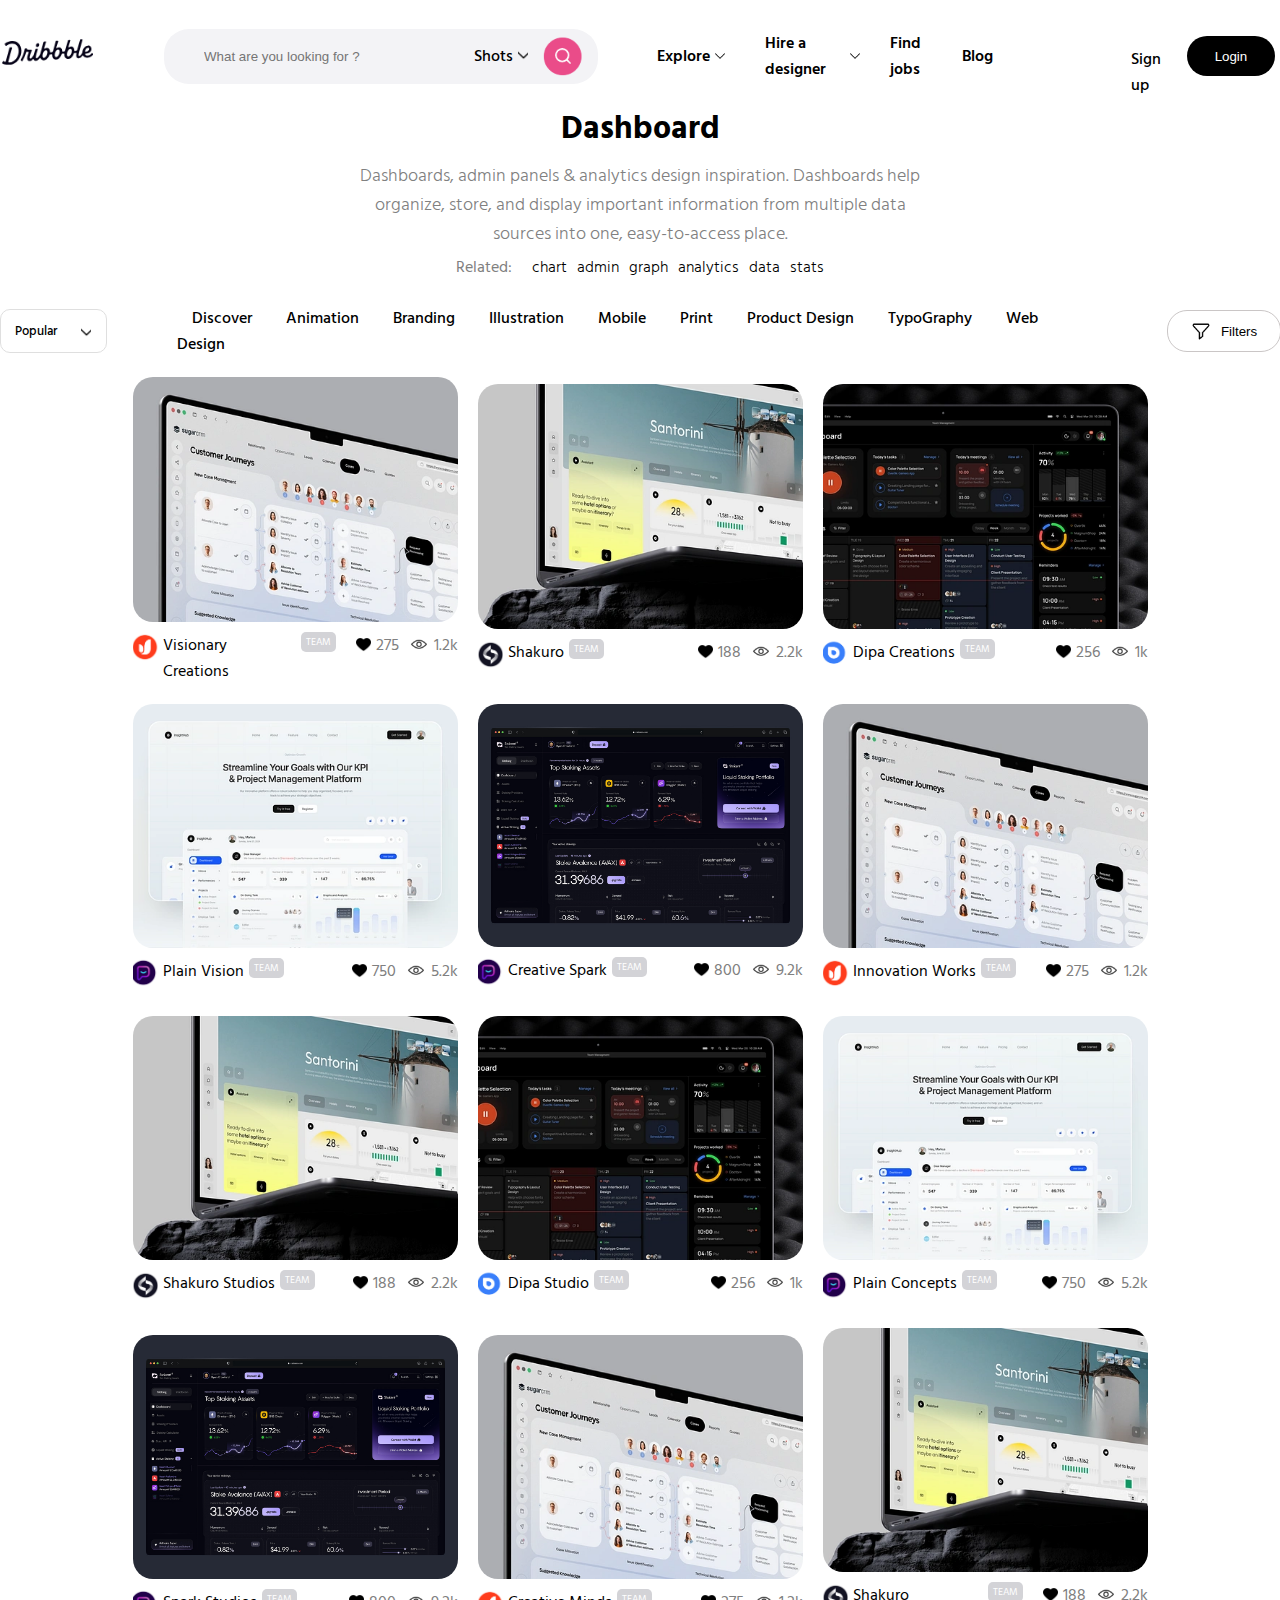
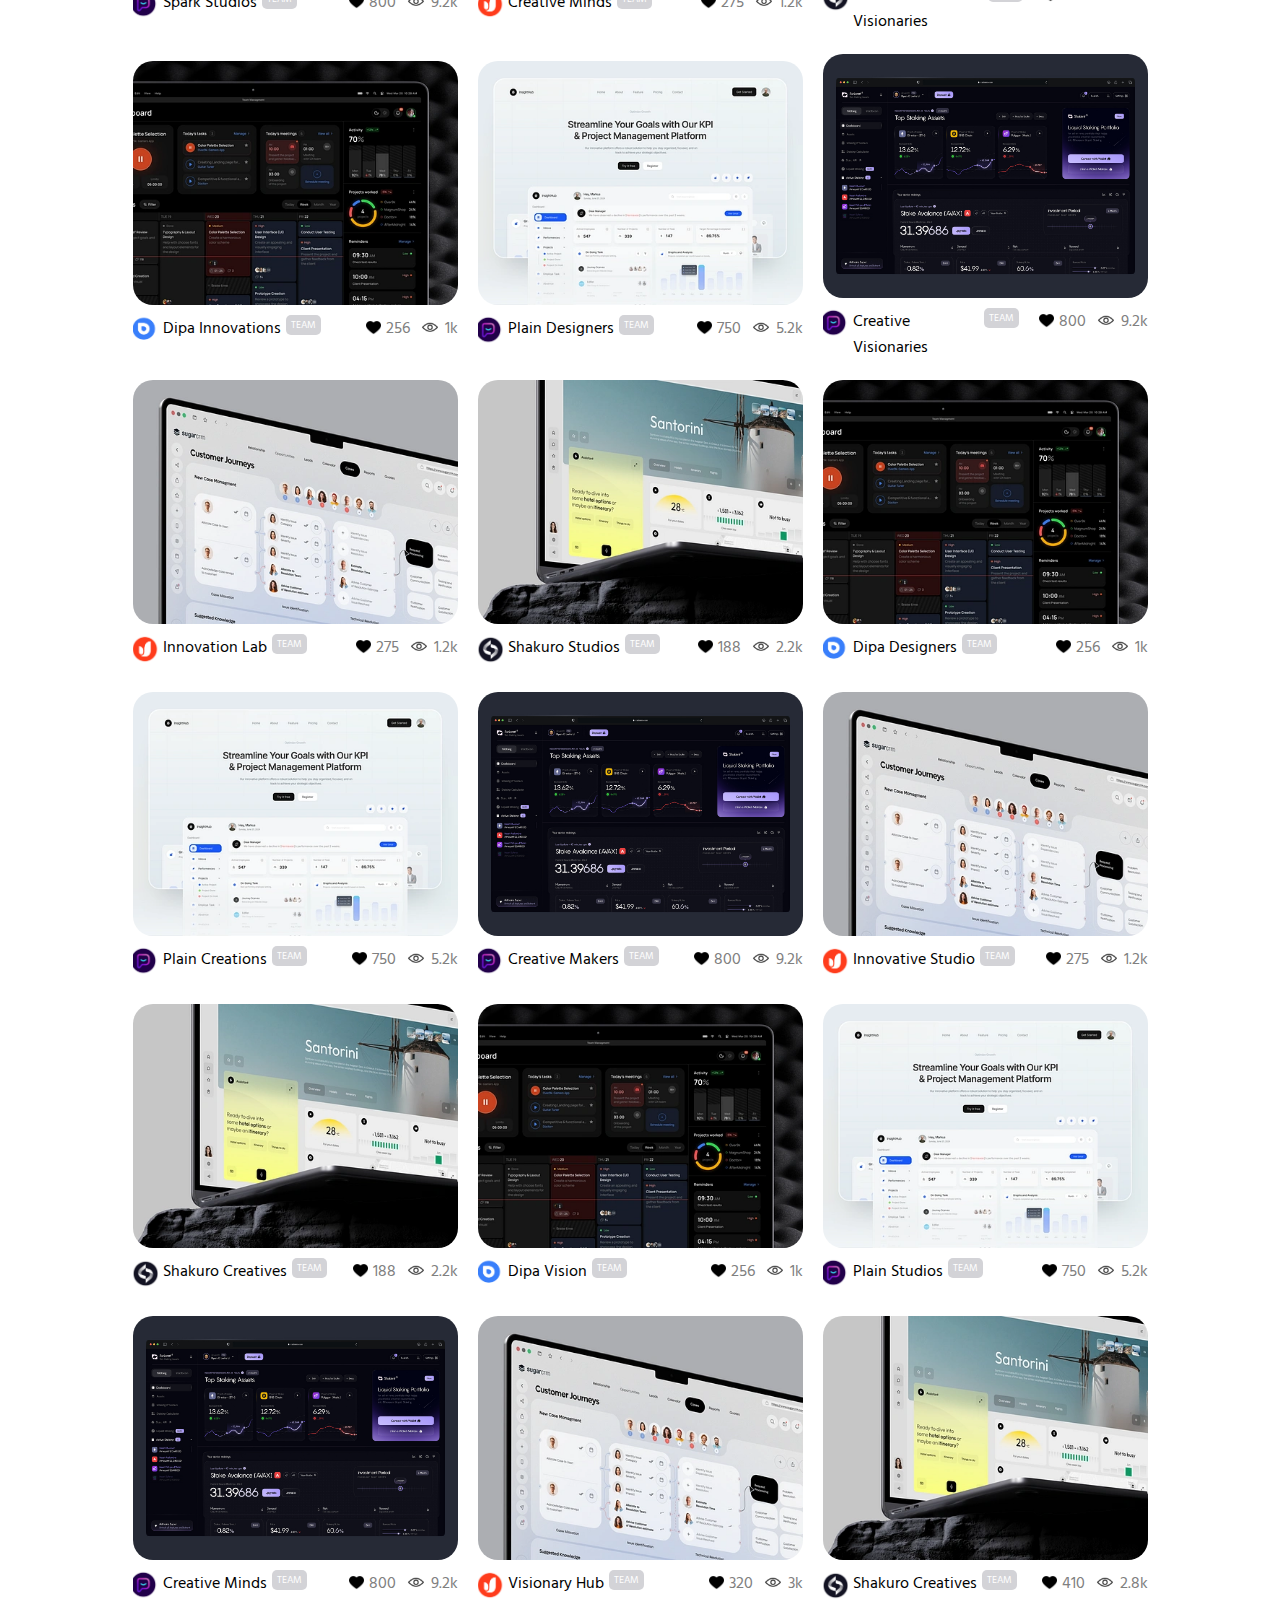
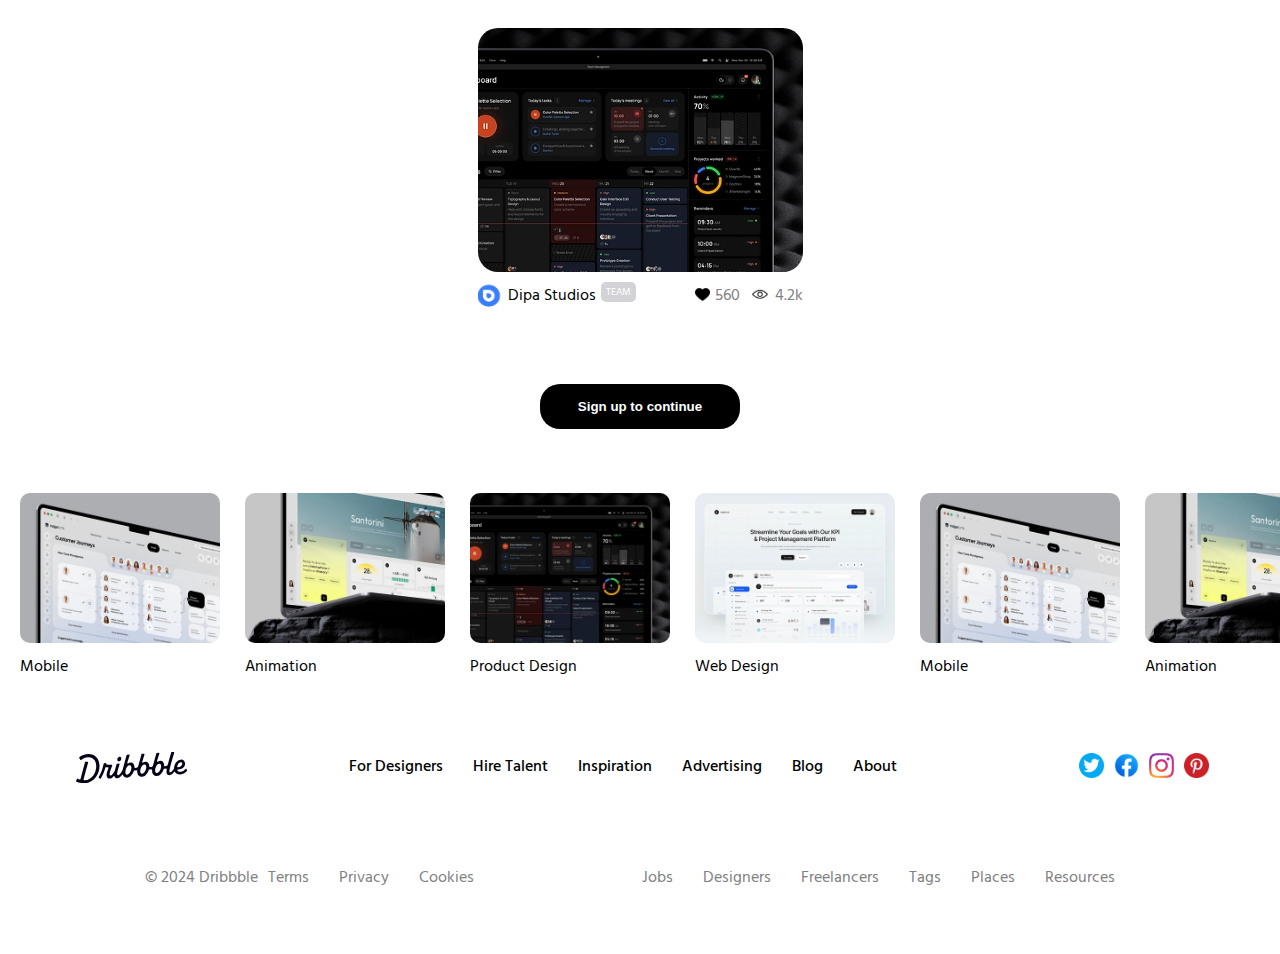
<file: index.html>
<!DOCTYPE html>
<html lang="en">

<head>
    <meta charset="UTF-8">
    <meta name="viewport" content="width=device-width, initial-scale=1.0">
    <title>Document</title>
    <link rel="stylesheet" href="style.css">
    <link rel="stylesheet" href="resstyle.css">
    <link
        href="https://fonts.googleapis.com/css2?family=Hind+Siliguri:wght@300;400;500;600;700&family=Mona+Sans:ital,wght@0,200..900;1,200..900&family=Poppins:ital,wght@0,100;0,200;0,300;0,400;0,500;0,600;0,700;0,800;0,900;1,100;1,200;1,300;1,400;1,500;1,600;1,700;1,800;1,900&display=swap"
        rel="stylesheet">
</head>

<body>
    <div class="maincontainer">



        <div class="mobilerespnavheader">
            <div class="respmenuleft">

               
                <div class="mobile-nav">
                    <div class="hamburger-menu" onclick="toggleMobileMenu()">
                        <img src="burger-bar.png" alt="Menu">
                    </div>

                    <div class="mobile-menu" id="mobileMenu">
                        <div class="menu-header">
                            <div class="close-menu" onclick="toggleMobileMenu()">
                                <img src="close.png" alt="Close">
                            </div>
                        </div>

                        <nav class="mobile-nav-content">
                          
                            <div class="mobile-nav-item">
                                <div class="nav-item-header" onclick="toggleSubmenu('exploreSubmenu')">
                                    <span>Explore</span>
                                    <img src="down-arrow.png" alt="Toggle" class="dropdown-arrow">
                                </div>
                                <div class="submenu" id="exploreSubmenu">
                                    <div class="featured-items">
                                        <div class="featured-item">
                                            <img src="rise.png" alt="Popular">
                                            <span>Popular</span>
                                        </div>
                                        <div class="featured-item">
                                            <img src="sparkler.png" alt="New">
                                            <span>New and Noteworthy</span>
                                        </div>
                                    </div>
                                    <div class="submenu-links">
                                        <a href="#">Product Design</a>
                                        <a href="#">Web Design</a>
                                        <a href="#">Animation</a>
                                        <a href="#">Branding</a>
                                        <a href="#">Illustration</a>
                                        <a href="#">Mobile</a>
                                        <a href="#">Typography</a>
                                        <a href="#">Print</a>
                                    </div>
                                </div>
                            </div>

                           
                            <div class="mobile-nav-item">
                                <div class="nav-item-header" onclick="toggleSubmenu('hireSubmenu')">
                                    <span>Hire a Designer</span>
                                    <img src="down-arrow.png" alt="Toggle" class="dropdown-arrow">
                                </div>
                                <div class="submenu" id="hireSubmenu">
                                    <div class="submenu-items">
                                        <a href="#" class="submenu-item">
                                            <img src="search-interface-symbol.png" alt="Browse">
                                            <span>Browse Designer</span>
                                        </a>
                                        <a href="#" class="submenu-item">
                                            <img src="write-file.png" alt="Submit">
                                            <span>Submit a project brief</span>
                                        </a>
                                        <a href="#" class="submenu-item">
                                            <img src="google-docs.png" alt="Post">
                                            <span>Post a job</span>
                                        </a>
                                        <a href="#" class="submenu-item">
                                            <img src="info.png" alt="Info">
                                            <span>Hiring on dribble</span>
                                        </a>
                                    </div>
                                </div>
                            </div>

                            
                            <div class="mobile-nav-item">
                                <a href="#" class="nav-item-link">Find Jobs</a>
                            </div>
                            <div class="mobile-nav-item">
                                <a href="#" class="nav-item-link">Blog</a>
                            </div>
                        </nav>
                    </div>
                </div>

















                <div class="respheaderbrandicon">
                    <img src="dribblelogo.png" alt="logo">
                </div>

            </div>



            <div class="respmenuright">
                <div class="loginbtn">
                    <button>Login</button>
                </div>
            </div>

        </div>







        <!-- respsearchbar -->
        <div class="respsearchbar">

            <div class="insidesearch">
                <input type="text" placeholder="What are you looking for ?" id="mysearchcard">
            </div>
            <div class="shotsearch">

                <div class="shots">
                    <div class="shotstxt">
                        <p>Shots</p>
                    </div>
                    <div class="shotimg">
                        <img src="down-arrow.png" alt="">
                    </div>
                </div>

                <div class="searchicon">
                    <img src="searchpink.png" alt="">
                </div>
            </div>

        </div>

        <!-- 
        navbar -->
        <div class="navbar">
            <div class="headerbrandicon">
                <div class="brand">
                    <a href="#"><img src="dribblelogo.png" alt="logo"></a>
                </div>
            </div>

            <div class="searchbar">

                <div class="insidesearch">
                    <input type="text" placeholder="What are you looking for ?" id="searchcard">
                </div>
                <div class="shotsearch">

                    <div class="shots">
                        <div class="shotstxt">
                            <p>Shots</p>
                        </div>
                        <div class="shotimg">
                            <img src="down-arrow.png" alt="">
                        </div>
                    </div>

                    <div class="searchicon">
                        <img src="searchpink.png" alt="">
                    </div>
                </div>

            </div>

            <div class="navlist">

                <nav>
                    <div class="navlist1">
                        <div class="explore-container">
                            <div class="explore">
                                <a href="#">Explore</a>
                            </div>
                            <div class="exploreimage">
                                <img src="down-arrow.png" alt="">
                            </div>
                            <div class="dropdown-menu">
                                <div class="drophead">
                                    <div class="popular">
                                        <div class="popimg">
                                            <img src="rise.png" alt="popular" width="100" height="100">
                                        </div>
                                        <div class="populartext">
                                            <a href="#">Popular</a>
                                        </div>
                                    </div>
                                    <div class="Newnot">
                                        <div class="Newnotimg">
                                            <img src="sparkler.png" alt="popular">
                                        </div>
                                        <div class="Newnottext">
                                            <a href="#">New and Noteworthy</a>
                                        </div>
                                    </div>
                                </div>
                                <div class="dropdown-links">
                                    <a href="#">Product Design</a>
                                    <a href="#">Web Design</a>
                                    <a href="#">Animation</a>
                                    <a href="#">Branding</a>
                                    <a href="#">Illustration</a>
                                    <a href="#">Mobile</a>
                                    <a href="#">Typography</a>
                                    <a href="#">Print</a>
                                </div>
                            </div>
                        </div>
                    </div>
                </nav>

                <nav>
                    <div class="navlist2">
                        <div class="designer-container">
                            <div class="designer">
                                <a href="#">Hire a designer</a>
                            </div>
                            <div class="designerimg">
                                <img src="down-arrow.png" alt="▼">
                            </div>
                            <div class="dropdown-menu">
                                <div class="browse">
                                    <div class="browsedropimg">
                                        <img src="search-interface-symbol.png" alt="search">
                                    </div>
                                    <div class="browsedrop">
                                        <a href="#">Browse Designers</a>
                                    </div>
                                </div>
                                <div class="submit">
                                    <div class="subitdropimg">
                                        <img src="write-file.png" alt="write">
                                    </div>
                                    <div class="subitdrop">
                                        <a href="#">Submit a project brief</a>
                                    </div>
                                </div>
                                <div class="post">
                                    <div class="postdropimg">
                                        <img src="google-docs.png" alt="docs">
                                    </div>
                                    <div class="postdrop">
                                        <a href="#">Post a job</a>
                                    </div>
                                </div>
                                <div class="hiring">
                                    <div class="hiringdropimg">
                                        <img src="info.png" alt="info">
                                    </div>
                                    <div class="hiringdrop">
                                        <a href="#">Hiring on dribble</a>
                                    </div>
                                </div>
                            </div>
                        </div>
                    </div>
                </nav>

                <div class="navlist3">
                    <a href="">Find jobs</a>
                </div>

                <div class="navlist4">
                    <a href="">Blog</a>
                </div>
            </div>


            <div class="navbuttons">
                <div class="signuplogin">
                    <div class="signup">
                        <a href="">Sign up</a>
                    </div>
                    <div class="login">
                        <button>Login</button>
                    </div>
                </div>

            </div>

        </div>




        <!-- about dashboard -->


        <div class="aboutdashboard">
            <div class="titledashboard">
                <h1>Dashboard</h1>
            </div>

            <div class="descofdashboard">
                <p>
                    Dashboards, admin panels & analytics design inspiration. Dashboards help organize, store, and
                    display important information from multiple data sources into one, easy-to-access place.
                </p>
            </div>

            <div class="related">
                <div class="relate">
                    Related:
                </div>
                <div class="chart">
                    chart
                </div>

                <div class="admin">
                    admin
                </div>

                <div class="graph">
                    graph
                </div>

                <div class="analytics">
                    analytics
                </div>

                <div class="data">
                    data
                </div>

                <div class="stats">
                    stats
                </div>
            </div>
        </div>




        <!-- cardbuttons -->



        <div class="cardbtnsmain">


            <div class="dropdown">
                <button class="popbtn" onclick="toggleDropdown(event)">Popular <img src="down-arrow.png" alt=""
                        class="popimg"></button>
                <div id="dropdown" class="dropdown-content">
                    <a href="#" data-filter="liked">Liked</a>
                    <a href="#" data-filter="saved">Saved</a>
                </div>
            </div>




            <div class="multiplebtns" id="multiplebtns">
                <a href="#" id="changeColorLink" class="changeColorLink">Discover</a>
                <a href="#" id="changeColorLink2" class="changeColorLink">Animation</a>
                <a href="#" id="changeColorLink3" class="changeColorLink">Branding</a>
                <a href="#" id="changeColorLink4" class="changeColorLink">Illustration</a>
                <a href="#" id="changeColorLink5" class="changeColorLink">Mobile</a>
                <a href="#" id="changeColorLink6" class="changeColorLink">Print</a>
                <a href="#" id="changeColorLink7" class="changeColorLink">Product Design</a>
                <a href="#" id="changeColorLink8" class="changeColorLink">TypoGraphy</a>
                <a href="#" id="changeColorLink9" class="changeColorLink">Web Design</a>
            </div>




            <div class="myfilterbtn">
                <button class="myfilterbtn"><img src="filter.png" alt="" class="filterimg">Filters</button>
            </div>

        </div>



        <!-- tab btns for mobile and tab -->
        <div class="tabbtn">
            <div class="tabpopularbtn">
                <button class="tabpopbtn">Popular<img src="down-arrow.png" alt="" class="popimg"></button>
            </div>


            <div class="tabfilterbtn">
                <button class="tabmyfilterbtn"><img src="filter.png" alt="" class="filterimg">Filters</button>
            </div>
        </div>



        <div class="middletablinks">
            <a href="">Discover</a>
            <a href="">Animation</a>
            <a href="">Branding</a>
            <a href="">Illustration</a>
            <a href="">Mobile</a>
            <a href="">Print</a>
            <a href="">Product Design</a>
            <a href="">TypoGraphy</a>
            <a href="">Web Design</a>
        </div>





        <div class="maincardscontainer">
            <div class="hovercard">
                <div class="cardhovername">
                    <p>Product</p>
                </div>

                <div class="hovericons">
                    <div class="saveicon">
                        <img src="" alt="">
                    </div>
                    <div class="favicon">
                        <img src="" alt="">
                    </div>
                </div>
            </div>

        </div>





        <!-- bottomsection -->



        <div class="signupandarrow">


            <div class="signupbtn">
                <!-- signup to continue -->
                <button>Sign up to continue</button>
            </div>


        </div>





        <!-- slider -->

        <div class="slider">
            <div class="slides">
                <!-- Images inside the slides container -->
                <div class="slideimgdesc">
                    <img src="original-084b51bbf4d5784a288919eadd393426.webp" alt="Image 1">
                    <a href="">Mobile</a>
                </div>
                <div class="slideimgdesc">
                    <img src="original-1a9bb9cc585992a5c5f5afff1c90836a.webp" alt="Image 2">
                    <a href="">Animation</a>
                </div>
                <div class="slideimgdesc">
                    <img src="original-50196209e0614b653849b0d54905fa46.webp" alt="Image 3">
                    <a href="">Product Design</a>
                </div>
                <div class="slideimgdesc">
                    <img src="original-5b10e3625a54f659d4a0e7fe4e6083ec.webp" alt="Image 4">
                    <a href="">Web Design</a>
                </div>

                <div class="slideimgdesc">
                    <img src="original-084b51bbf4d5784a288919eadd393426.webp" alt="Image 1">
                    <a href="">Mobile</a>
                </div>
                <div class="slideimgdesc">
                    <img src="original-1a9bb9cc585992a5c5f5afff1c90836a.webp" alt="Image 2">
                    <a href="">Animation</a>
                </div>
                <div class="slideimgdesc">
                    <img src="original-50196209e0614b653849b0d54905fa46.webp" alt="Image 3">
                    <a href="">Product Design</a>
                </div>
                <div class="slideimgdesc">
                    <img src="original-5b10e3625a54f659d4a0e7fe4e6083ec.webp" alt="Image 4">
                    <a href="">Web Design</a>
                </div>

                <div class="slideimgdesc">
                    <img src="original-084b51bbf4d5784a288919eadd393426.webp" alt="Image 1">
                    <a href="">Mobile</a>
                </div>
                <div class="slideimgdesc">
                    <img src="original-1a9bb9cc585992a5c5f5afff1c90836a.webp" alt="Image 2">
                    <a href="">Animation</a>
                </div>
                <div class="slideimgdesc">
                    <img src="original-50196209e0614b653849b0d54905fa46.webp" alt="Image 3">
                    <a href="">Product Design</a>
                </div>
                <div class="slideimgdesc">
                    <img src="original-5b10e3625a54f659d4a0e7fe4e6083ec.webp" alt="Image 4">
                    <a href="">Web Design</a>
                </div>

                <div class="slideimgdesc">
                    <img src="original-084b51bbf4d5784a288919eadd393426.webp" alt="Image 1">
                    <a href="">Mobile</a>
                </div>
                <div class="slideimgdesc">
                    <img src="original-1a9bb9cc585992a5c5f5afff1c90836a.webp" alt="Image 2">
                    <a href="">Animation</a>
                </div>
                <div class="slideimgdesc">
                    <img src="original-50196209e0614b653849b0d54905fa46.webp" alt="Image 3">
                    <a href="">Product Design</a>
                </div>
                <div class="slideimgdesc">
                    <img src="original-5b10e3625a54f659d4a0e7fe4e6083ec.webp" alt="Image 4">
                    <a href="">Web Design</a>
                </div>

                <div class="slideimgdesc">
                    <img src="original-084b51bbf4d5784a288919eadd393426.webp" alt="Image 1">
                    <a href="">Mobile</a>
                </div>
                <div class="slideimgdesc">
                    <img src="original-1a9bb9cc585992a5c5f5afff1c90836a.webp" alt="Image 2">
                    <a href="">Animation</a>
                </div>
                <div class="slideimgdesc">
                    <img src="original-50196209e0614b653849b0d54905fa46.webp" alt="Image 3">
                    <a href="">Product Design</a>
                </div>
                <div class="slideimgdesc">
                    <img src="original-5b10e3625a54f659d4a0e7fe4e6083ec.webp" alt="Image 4">
                    <a href="">Web Design</a>
                </div>

                <div class="slideimgdesc">
                    <img src="original-084b51bbf4d5784a288919eadd393426.webp" alt="Image 1">
                    <a href="">Mobile</a>
                </div>
                <div class="slideimgdesc">
                    <img src="original-1a9bb9cc585992a5c5f5afff1c90836a.webp" alt="Image 2">
                    <a href="">Animation</a>
                </div>
                <div class="slideimgdesc">
                    <img src="original-50196209e0614b653849b0d54905fa46.webp" alt="Image 3">
                    <a href="">Product Design</a>
                </div>
                <div class="slideimgdesc">
                    <img src="original-5b10e3625a54f659d4a0e7fe4e6083ec.webp" alt="Image 4">
                    <a href="">Web Design</a>
                </div>


            </div>
        </div>



        <div class="bottomnavmain">

            <div class="bottomnav">
                <div class="leftbottomnavlogo">
                    <a href="#"><img src="dribblelogo.png" alt="logo"></a>
                </div>
                <div class="bottomnavlists">
                    <div class="list">
                        <a href="" class="lis">For Designers</a>
                    </div>
                    <div class="list">
                        <a href="" class="lis">Hire Talent</a>
                    </div>
                    <div class="list">
                        <a href="" class="lis">Inspiration</a>
                    </div>
                    <div class="list">
                        <a href="" class="lis">Advertising</a>
                    </div>
                    <div class="list">
                        <a href="" class="lis">Blog</a>
                    </div>
                    <div class="list">
                        <a href="" class="lis">About</a>
                    </div>

                </div>

                <div class="socialicons">
                    <div class="twittericon">
                        <img src="twitter.png" alt="">
                    </div>
                    <div class="fbicon">
                        <img src="fb.webp" alt="">
                    </div>

                    <div class="instaicon">
                        <img src="instagram-logo-instagram-icon-transparent-free-png.webp" alt="">
                    </div>

                    <div class="pinteresticon">
                        <img src="pinterest.png" alt="">
                    </div>
                </div>
            </div>






            <div class="footer">
                <div class="footerleft">
                    <div class="copy">
                        © 2024 Dribbble
                    </div>
                    <div class="terms">
                        <a href="">Terms</a>
                    </div>

                    <div class="privacy">
                        <a href="">Privacy</a>
                    </div>

                    <div class="cookies">
                        <a href="">Cookies</a>
                    </div>
                </div>

                <div class="footerright">
                    <div class="jobs">
                        <a href="">Jobs</a>
                    </div>

                    <div class="designers">
                        <a href="">Designers</a>
                    </div>

                    <div class="freelancers">
                        <a href="">Freelancers</a>
                    </div>

                    <div class="tags">
                        <a href="">Tags</a>
                    </div>

                    <div class="places">
                        <a href="">Places</a>
                    </div>

                    <div class="resources">
                        <a href="">Resources</a>
                    </div>
                </div>
            </div>

        </div>










































    </div>

    <script src="index.js"></script>
</body>

</html>
</file>
<file: style.css>
* {
    padding: 0;
    margin: 0;
    box-sizing: border-box;
}

body {
    font-family: "Hind Siliguri", serif;
}


.maincontainer {
    width: 100%;
    display: flex;
    flex-direction: column;
    justify-content: space-between;


}



nav {
    position: relative;
    font-family: "Hind Siliguri", serif;
}


.navlist1,
.navlist2 {
    position: relative;
    display: inline-block;
}

.explore-container,
.designer-container {
    display: flex;
    align-items: center;
    cursor: pointer;
    padding: 10px;

}

a {
    text-decoration: none;
    color: #333;
}

.exploreimage img,
.designerimg img {
    width: 10px;
    height: 10px;
    margin-left: 5px;
}

.dropdown-menu {
    display: none;
    position: absolute;
    top: 100%;
    left: 0;
    background-color: white;
    box-shadow: 0 2px 10px rgba(0, 0, 0, 0.1);
    border-radius: 4px;
    min-width: 250px;
    z-index: 5000;
}

.explore-container:hover .dropdown-menu,
.designer-container:hover .dropdown-menu {
    display: block;
}

.drophead {
    display: flex;
    justify-content: center;
    flex-direction: column;
    align-items: flex-start;
    border-bottom: 1px solid #eee;
}

.popular,
.Newnot {
    display: flex;
    justify-content: space-between;
    gap: 5px;
    padding: 12px;
    transition: background-color 0.2s;
}

.popimg img {
    width: 20px;
    height: 20px;
    margin-right: 10px;
    object-fit: contain;
}

.Newnotimg img {
    width: 20px;
    height: 20px;
    object-fit: contain;
}

.populartext a,
.Newnottext a {
    font-weight: 500;
    font-size: 15px;
    margin-left: 10px;
}

.dropdown-content {
    display: none;
    position: absolute;
    background-color: white;
    border-radius: 10px;
    min-width: 160px;
    box-shadow: 0px 8px 16px rgba(0, 0, 0, 0.2);
    z-index: 1;
}

.dropdown-content a {
    color: black;
    padding: 12px 16px;
    text-decoration: none;
    display: block;
}

.dropdown-content a:hover {
    background-color: #ddd;
    border-radius: 10px;
}

.dropdown-links a {
    display: block;
    padding: 12px 15px;
    transition: background-color 0.2s;
    font-weight: 400;
}



.browse,
.submit,
.post,
.hiring {
    display: flex;
    align-items: center;
    padding: 12px 15px;
    transition: background-color 0.2s;
    font-weight: 500;

}

.browsedropimg img,
.subitdropimg img,
.postdropimg img,
.hiringdropimg img {
    width: 20px;
    height: 20px;
    margin-right: 12px;
    object-fit: contain;
    opacity: 0.8;
}

.browsedrop,
.subitdrop,
.postdrop,
.hiringdrop {
    flex-grow: 1;
}




.navbar {
    display: flex;
    /* justify-content: space-between; */
    /* margin-top: 10px; */
    justify-content: center;

    gap: 5%;

    background-color: white;
    padding-top: 20px;
    padding-bottom: 20px;
    width: 100%;


    position: fixed;
    top: 0;
    left: 0;
    width: 100%;
    z-index: 1000;

}

.headerbrandicon {

    display: flex;
    justify-content: center;
    align-items: center;
}


.brand {
    display: flex;
    justify-content: center;
    align-items: center;
    width: 100px;
    height: 50px;
}


.brand img {
    height: 40px;
}

.searchbar {
    /* width: 100%; */
    width: auto;
    display: flex;
    justify-content: center;
    align-items: center;

    /* margin-right: 5%; */
}




.searchbar input {


    display: flex;
    justify-content: center;
    align-items: center;
    padding: 20px 120px 20px 40px;
    border: none;
    border-radius: 25px;
    background-color: #f3f3f6;
    outline: none;

}




.shotsearch {
    display: flex;
    justify-content: space-around;
    gap: 20px;
    margin-left: 40px;
}

.shots {
    display: flex;
    justify-content: center;
    align-items: center;
    /* margin-right: 10px; */
    gap: 5px;
    font-weight: 500;

}


.shotimg img {
    padding-top: 5px;
    width: 10px;
    height: 20px;
    object-fit: cover;
    /* margin-right: 50px;  */
}

.searchicon img {
    display: flex;
    justify-content: center;
    align-items: center;
    width: 40px;
    height: 40px;
    border: none;
    border-radius: 50px;
    /* height: 30px; */
}



/* .insidesearch {
    border: 1px solid black;
    border-radius: 20px;
    display: flex;
    justify-content: center;
    align-items: center;
    width: 300%;
    height: 50px;
  
} */

.navlist {
    /* border: 1px solid black; */
    /* width: 150%; */
    display: flex;
    /* margin-left: 5%; */
    justify-content: space-between;
    align-items: center;
    gap: 20px;
    margin-right: 5%;
    font-weight: 600;

}


.navlist a {
    text-decoration: none;
    color: black;
}

.navlist a:hover {

    color: gray;
}

.navlist1 {
    display: flex;
    gap: 5px;
}

.navlist2 {
    display: flex;
    gap: 5px;
}

.navlist1 img {
    /* padding-top: 10px;
    width: 30px;
    height: 30px; */
    /* object-fit: cover; */
}

.navlist2 img {
    /* padding-top: 10px;
    width: 30px;
    height: 30px; */
    /* object-fit: cover; */
}




.navbuttons {
    /* border: 1px solid black; */
    /* width: 100%; */
    display: flex;
    justify-content: space-between;
    align-items: center;
}

.signup {
    width: 25%;
    border-radius: 10px;
    padding: 10px;
    height: 30px;
}

.signup a:hover {
    color: gray;
}


.signup a {
    text-decoration: none;
    color: black;
    font-weight: 500;
}

.login button {
    display: flex;
    justify-content: center;
    align-items: center;
    /* border: 1px solid black; */
    background-color: black;
    color: white;
    border: none;
    width: 120%;
    border-radius: 20px;
    padding: 20px;
    height: 20px;
    font-weight: 500;
}

.signuplogin {
    display: flex;
    justify-content: center;
    gap: 10px;
    width: 100%;
    font-weight: 500;
    /* gap: 10%; */
}

.titledashboard h1 {
    font-size: 32px;
    margin: 0;
}

.aboutdashboard {
    margin-top: 8%;
    display: flex;
    flex-direction: column;
    /* justify-content: space-between; */
    align-items: center;
}

.descofdashboard {
    display: flex;
    justify-content: center;
    align-items: center;
    text-align: center;
    padding-left: 16px;
    padding-right: 16px;
    height: 100px;
    width: 100%;
    color: gray;
    font-weight: 300;
    font-size: 18px;
    /* border: 1px solid black; */
}

.related {
    display: flex;
    justify-content: space-between;
    flex-wrap: wrap;
    align-items: center;
    gap: 10px;
}

.relate {
    display: flex;
    justify-content: center;
    align-items: center;
    color: gray;
    margin-right: 10px;
}

.chart {
    display: flex;
    justify-content: center;
    align-items: center;
    font-weight: 300;
}

.chart:hover {
    cursor: pointer;
}

.admin {
    display: flex;
    justify-content: center;
    align-items: center;
    font-weight: 300;
}

.admin:hover {
    cursor: pointer;
}

.graph {
    display: flex;
    justify-content: center;
    align-items: center;
    font-weight: 300;
}

.graph:hover {
    cursor: pointer;
}

.analytics {
    display: flex;
    justify-content: center;
    align-items: center;
    font-weight: 300;
}

.analytics:hover {
    cursor: pointer;
}

.data {
    display: flex;
    justify-content: center;
    align-items: center;
    font-weight: 300;
}

.data:hover {
    cursor: pointer;
}

.stats {
    display: flex;
    justify-content: center;
    align-items: center;
    font-weight: 300;
}

.stats:hover {
    cursor: pointer;
}


.cardbtnsmain {
    display: flex;
    justify-content: center;
    align-items: center;
    gap: 7%;
    width: auto;
    margin-top: 25px;
    margin-bottom: 20px;
    margin-right: 25px;
}



.multiplebtns a {
    text-decoration: none;
    margin: 10px;
    color: black;
    padding: 5px;
    font-weight: 500;
}

.multiplebtns a:hover {
    /* background-color: #f8f7f4; */
    border: none;
    border-radius: 10px;
    color: gray;

}

/* .popularbtn {
    display: flex;
    justify-content: center;
    align-items: center;
    border: 1px solid black;
    width: 100px;
    height: 40px;
    border-radius: 10px;
} */


/* .filterbtn {
    display: flex;
    justify-content: center;
    align-items: center;
    border: 1px solid black;
    width: 100px;
    height: 40px;
    border-radius: 10px;
} */

.filterimg {
    width: 20px;
    height: 20px;
    object-fit: cover;
    margin-right: 10px;
}

.myfilterbtn button {
    display: flex;
    justify-content: center;
    align-items: center;
    background-color: white;
    width: 130%;
    height: 50%;
    color: black;
    border: 1px solid rgb(202, 198, 198);
    padding: 10px 10px;
    border-radius: 20px;
    cursor: pointer;

}

.myfilterbtn button:hover {
    box-shadow: rgba(99, 99, 99, 0.2) 0px 2px 5px 0px;
}

.popimg {
    padding-left: 5px;
    width: 15px;
    height: 15px;
    object-fit: cover;

    margin-left: 10px;
}


.popbtn {
    display: flex;
    justify-content: space-around;
    align-items: center;
    background-color: white;
    width: 120%;
    height: 50%;
    color: black;
    border: 1px solid gray;
    padding: 10px 10px;
    border-radius: 10px;
    font-family: "Hind Siliguri", serif;
    font-weight: 500;
    cursor: pointer;
    border: 1px solid rgb(223, 223, 223);
}

.popbtn:hover {
    box-shadow: rgba(99, 99, 99, 0.2) 0px 2px 5px 0px;
}




.maincardscontainer {
    display: flex;
    justify-content: center;
    gap: 20px;
    align-items: center;
    flex-wrap: wrap;
    margin-left: 5px;
    margin-right: 5px;
    margin-bottom: 5%;
    width: auto;
}


.cardimg {
    position: relative;
    overflow: hidden;
    border-radius: 20px;
    border: none;
}

.cardimg:hover img {
    transform: scale(1.1);

}

.hovercard {
    position: absolute;
    top: 0;
    left: 0;
    width: 100%;
    height: 100%;
    background: linear-gradient(180deg, rgba(249, 249, 249, 0), rgb(58, 58, 58));
    color: white;
    display: flex;
    justify-content: space-between;
    align-items: flex-end;
    padding: 10px;
    font-family: "Hind Siliguri", serif;
    font-weight: 400;
    opacity: 0;
    transition: opacity 0.3s ease;
}

.cardimg:hover .hovercard {
    opacity: 1;
    color: white;
    cursor: pointer;
}

.cardhovername p a {
    margin: 0;
    font-size: 1rem;
    font-weight: bold;
    color: white;
}

.hovericons {
    display: flex;
    justify-content: space-between;
    gap: 10px;
}

.saveicon,
.favicon {
    width: 30px;
    height: 30px;
    border: none;
    border-radius: 50%;
    background-color: white;
    display: flex;
    align-items: center;
    justify-content: space-between;
    padding: 10px;
}

.saveicon img,
.favicon img {
    width: 30px;
    height: 30px;
    object-fit: contain;
    cursor: pointer;
}




















.card1 {
    display: flex;
    justify-content: space-between;
    flex-direction: column;

    max-width: 325px;
    /* Max width for the card */
    /* margin: 0 10px 20px 10px;   */
}




.card1 img:hover {
    cursor: pointer;
}

.cardimg img {
    display: flex;
    justify-content: center;
    align-items: center;
    height: auto;
    /* Maintain aspect ratio */
    object-fit: cover;

    /* border: 1px solid black; */
    border-radius: 10px;
    width: 100%;
    transition: transform 0.3s ease;
    /* object-fit: cover; */
}

.cardbottom {
    display: flex;
    justify-content: space-between;
    /* border: 1px solid red; */
    gap: 20px;
    margin-top: 10px;
}


.cardbottomleft {
    display: flex;
    gap: 5px;
    justify-content: space-between;
}


.cardtitle a {
    text-decoration: none;
    color: black;
    font-weight: 400;
    font-style: bold;
}

.cardlogo img {
    width: 25px;
    height: 30px;
    object-fit: cover;
}


.teambtn {
    display: flex;
    justify-content: center;
    align-items: center;
    border: none;
    border-radius: 5px;
    background-color: #d3d3d7;
    color: white;
    height: 20px;
    padding: 5px;
    font-size: 10px;
    /* font-weight: 300; */

}

.teambtn:hover {
    cursor: pointer;
    background-color: black;
}


.cardbottomright {
    display: flex;
    gap: 10px;
    justify-content: space-between;
}


.like {
    display: flex;
    justify-content: space-between;
}

.likeicon img {
    display: flex;
    justify-content: center;
    align-items: center;
    width: 15px;
    height: 15px;
    object-fit: cover;
    margin-right: 5px;
    margin-top: 5px;

}

.likeicon img:hover {
    filter: invert(33%) sepia(100%) saturate(6230%) hue-rotate(331deg) brightness(101%) contrast(101%);
}

.likecount {
    color: gray;
}

.watchcount {
    color: gray;
}

.watchicon img {
    display: flex;
    justify-content: center;
    align-items: center;
    width: 20px;
    height: 20px;
    object-fit: cover;
    margin-right: 5px;
    margin-top: 2px;

}

.watch {
    display: flex;
    justify-content: space-between;
}



.signupandarrow {
    display: flex;
    justify-content: center;
}




.signupbtn button {
    display: flex;
    justify-content: center;
    background-color: black;
    color: white;
    width: 200px;
    padding: 15px;
    border-radius: 20px;
    border: none;
    font-weight: 600;

}


.arrowtop img {
    width: 80px;
    height: 60px;
    object-fit: cover;
    position: sticky;
    top: 0;
}





.bottomnavmain {
    display: flex;
    flex-direction: column;
    width: 100%;
    margin: 0 auto;
    /* border: 1px solid black; */

}


.bottomnav {
    display: flex;
    justify-content: space-around;
    flex-wrap: wrap;
    margin-bottom: 5%;
}

.bottomnavlists {
    display: flex;
    justify-content: space-between;
    flex-wrap: nowrap; /* Ensure no wrapping */
    overflow: hidden; /* Allow horizontal scroll if necessary */
    padding: 0 10px; /* Add padding to prevent elements from touching edges */
}

.list a {
    text-decoration: none;
    color: black;
    display: flex;
    justify-content: space-between;
    margin-right: 30px;
    margin-top: 10px;
    font-weight: 500;
}


.socialicons {
    display: flex;
    justify-content: space-between;
}

.twittericon img {
    width: 25px;
    height: 25px;
    margin-right: 10px;
    margin-top: 10px;
}


.fbicon img {
    width: 25px;
    height: 25px;
    margin-right: 10px;
    margin-top: 10px;
}



.instaicon img {
    width: 25px;
    height: 25px;
    margin-right: 10px;
    margin-top: 10px;
}


.pinteresticon img {
    width: 25px;
    height: 25px;
    margin-top: 10px;

}

.footer {
    display: flex;
    justify-content: center;
    align-items: center;
    gap: 10%;
    flex-wrap: wrap;
    width: 100%;
    padding-bottom: 5%;
}


.footerleft {
    display: flex;
    justify-content: space-between;
    gap: 10px;
    color: gray;
    margin-right: 20px;
    flex-wrap: wrap;
}

.footerleft a {
    text-decoration: none;
    color: gray;
    margin-right: 20px;
}

.footerright {
    display: flex;
    justify-content: space-between;
    gap: 10px;
    flex-wrap: wrap;
}


.footerright a {
    text-decoration: none;
    color: gray;
    margin-right: 20px;
}


.slider {
    margin-top: 5%;
    height: 250px;
    width: 100%;
    overflow: hidden;
    position: relative;
    background: white;
}


.slideimgdesc {
    display: flex;
    justify-content: space-between;
    gap: 10px;
    flex-direction: column;
}

.slideimgdesc:hover {
    cursor: pointer;
}

.slideimgdesc a {
    text-decoration: none;
    color: black;
    font-weight: 400;
}

.slides {
    display: flex;
    gap: 25px;
    padding-left: 20px;
    animation: slide 40s linear infinite;
}

.slides img {
    width: 200px;
    height: 150px;
    pointer-events: none;
    border-radius: 10px;
}

.slider:hover .slides {
    animation-play-state: paused;
}






@keyframes slide {
    0% {
        transform: translateX(0);
    }

    100% {
        transform: translateX(-100%);
    }
}






















@media screen and (max-width: 615px) {

    .maincontainer {
        width: 100%;
    }

    .navbar {
        display: none;
    }

    /* Navbar Styles */
    .mobilerespnavheader {
        display: flex;
        align-items: center;
        justify-content: space-between;
        position: fixed;
        top: 0;
        left: 0;
        width: 100%;
        z-index: 1000;
        background-color: white;
        padding: 20px;
        box-shadow: 0 2px 5px rgba(0, 0, 0, 0.1);
    }


    .respsearchbar {
        width: auto;
        display: flex;
        justify-content: space-between;
        align-items: center;
        border: none;
        margin-left: 10px;
        margin-right: 10px;
        margin-top: 28%;
        padding: 5px;
        background-color: whitesmoke;
        border-radius: 25px;
        border: 1px solid pink;
    }

    .respsearchbar input {
        width: 100%;
        max-width: 400px;
        padding: 15px 20px;
        border: none;
        border-radius: 25px;
        background-color: #f3f3f6;
        font-size: 1rem;
        outline: none;
    }




    .shotsearch {
        display: flex;
        justify-content: space-around;
        gap: 10px;
        margin-left: 30px;
    }

    .shots {
        display: flex;
        justify-content: center;
        align-items: center;
        gap: 5px;
        font-weight: 500;
        font-size: 0.9rem;
    }

    .shotimg img {
        width: 15px;
        height: 15px;
        object-fit: cover;
    }

    .searchicon img {
        width: 35px;
        height: 35px;
        border: none;
        border-radius: 50%;
    }

    /* Login Button */
    .loginbtn button {
        display: flex;
        justify-content: center;
        align-items: center;
        background-color: black;
        color: white;
        border: none;
        width: 120%;
        border-radius: 20px;
        padding: 20px;
        height: 20px;
        font-weight: 500;
    }

    /* Mobile Menu Icon */
    .respmenuicon img {
        width: 40px;
        height: 40px;
        object-fit: cover;
    }

    /* Menu Container */
    .respmenuleft {
        display: flex;
        justify-content: space-between;
        gap: 25px;
        align-items: center;
        width: 10px;
    }

    .respmenuicon {
        display: flex;
        justify-content: center;
        align-items: center;
        height: 40px;
        width: 50px;
        margin-right: 10px;
    }

    .respheaderbrandicon {
        display: flex;
        padding: 10px;
        justify-content: center;
        align-items: center;
        height: 30px;
        width: 30px;
    }

    .respheaderbrandicon img {
        height: 50px;
        width: 100px;
    }

    .respmenuright {
        display: flex;
        justify-content: center;
        align-items: center;
    }

    /* Adjust login button container */
    .loginbtn {
        display: flex;
        justify-content: center;
        align-items: center;
        width: 50px;
        height: 30px;
        border: 1px solid black;
        border-radius: 10px;
    }



    .related {
        flex-wrap: wrap;
        margin: 10px;
    }

    .descofdashboard {
        margin-top: 30px;
        margin-bottom: 30px;
    }

    .middletablinks {
        /* display: flex;
    flex-wrap: wrap;
    gap: 10px; */
        display: none;
    }

    /* .middletablinks a{
    text-decoration: none;
    color: black;
    font-weight: 500;
} */

    .multiplebtns {
        display: none;
    }

    .cardbtnsmain {
        display: none;
    }

    .tabbtn {
        margin: 20px;
        display: flex;
        justify-content: space-between;
    }

    .popimg img {
        padding-left: 20px;
    }


    .tabpopularbtn button {
        display: flex;
        justify-content: center;
        align-items: center;
        background-color: white;
        width: 130%;
        height: 50%;
        color: black;
        border: 1px solid gray;
        padding: 20px 10px;
        border-radius: 10px;
        cursor: pointer;
        border: 1px solid rgb(223, 223, 223);
    }

    .tabfilterbtn button {
        display: flex;
        justify-content: center;
        align-items: center;
        background-color: white;
        width: 100%;
        height: 50%;
        color: black;
        border: 1px solid rgb(202, 198, 198);
        padding: 20px 20px;
        border-radius: 20px;
        cursor: pointer;
    }


    .card1 {
        display: flex;
        justify-content: center;
        flex-direction: column;
        width: 100%;
        /* gap: 10px; */
        /* flex-wrap: wrap; */
        padding: 10px;
        /* width: 20%; */
    }

    .cardimg {
        display: flex;
        justify-content: center;
        flex-direction: column;
        width: 100%;
        border: none;
        border-radius: 10px;
    }

    .footerleft {
        display: flex;
        justify-content: center;
        gap: 10px;
        color: gray;
        margin-right: 0;
        flex-wrap: wrap;
    }

    .footerright {
        display: flex;
        gap: 0;
        justify-content: center;

    }

    .mobile-nav-list {
        display: none;
    }

    .list a {
        text-decoration: none;
        color: black;
        display: flex;
        justify-content: center; 
        align-items: center;
        margin: 5px; 
        font-weight: 500;
        font-size: 12px; 
    }


}



@media screen and (min-width: 616px) and (max-width: 780px) {


    .maincardscontainer {
        display: flex;
        justify-content: center;
        flex-wrap: wrap;
        margin-left: 10px;
        margin-right: 10px;
    }

    .navbar {
        display: none;
    }



    .respsearchbar {
        width: auto;
        display: flex;
        justify-content: space-between;
        align-items: center;
        border: none;
        margin-left: 10px;
        margin-right: 10px;
        border: 1px solid pink;
        padding: 5px;
        background-color: whitesmoke;
        border-radius: 25px;
    }

    .respsearchbar input {
        width: 100%;
        max-width: 400px;
        padding: 15px 20px;
        border: none;
        border-radius: 25px;
        background-color: #f3f3f6;
        font-size: 1rem;
        outline: none;
    }

    /* .respsearchbar input:hover {
    border: 1px solid rgb(245, 202, 209);
} */


    .shotsearch {
        display: flex;
        justify-content: space-around;
        gap: 10px;
        margin-left: 30px;
    }

    .shots {
        display: flex;
        justify-content: center;
        align-items: center;
        gap: 5px;
        font-weight: 500;
        font-size: 0.9rem;
    }

    .shotimg img {
        width: 15px;
        height: 15px;
        object-fit: cover;
    }

    .searchicon img {
        width: 35px;
        height: 35px;
        border: none;
        border-radius: 50%;
    }

    /* Login Button */
    .loginbtn button {
        display: flex;
        justify-content: center;
        align-items: center;
        background-color: black;
        color: white;
        border: none;
        width: 120%;
        border-radius: 20px;
        padding: 20px;
        height: 20px;
        font-weight: 500;
    }

    .respmenuicon {
        display: flex;
        justify-content: center;
        align-items: center;
        width: 100%;
        margin-right: 25px;
    }

    .respmenuicon img {
        width: 50px;
        height: 50px;
        object-fit: cover;
    }


    .mobilerespnavheader {
        display: flex;
        align-items: center;
        justify-content: space-between;
        margin: 20px;

    }


    .respmenuleft {
        display: flex;
        justify-content: space-between;
        gap: 10px;
        align-items: center;
    }



    .respheaderbrandicon {
        border: 1px solid black;
        display: flex;
        padding: 10px;
        justify-content: center;
        align-items: center;
        height: 40px;
        width: 50px;
    }

    .respmenuright {
        display: flex;
        justify-content: center;
        align-items: center;
    }


    .loginbtn {
        display: flex;
        justify-content: center;
        align-items: center;
        width: 50px;
        height: 30px;
        border: 1px solid black;
        border-radius: 10px;
    }

    .cardbtnsmain {
        display: none;
    }

    .tabbtn {
        margin: 20px;
        display: flex;
        justify-content: space-between;
    }


    .tabpopularbtn button {
        display: flex;
        justify-content: center;
        align-items: center;
        background-color: white;
        width: 130%;
        height: 50%;
        color: black;
        border: 1px solid gray;
        padding: 20px 10px;
        border-radius: 10px;
        cursor: pointer;
        border: 1px solid rgb(223, 223, 223);
    }

    .tabfilterbtn button {
        display: flex;
        justify-content: center;
        align-items: center;
        background-color: white;
        width: 100%;
        height: 50%;
        color: black;
        border: 1px solid rgb(202, 198, 198);
        padding: 20px 20px;
        border-radius: 20px;
        cursor: pointer;
    }

    /* .middletablinks{
        display: flex;
        justify-content: center;
        flex-wrap: wrap;
        gap: 10px;
    }
    
    .middletablinks a{
        text-decoration: none;
        color: black;
        font-weight: 500;
    } */


    .bottomnavlists {
        display: flex;
        justify-content: center;

    }

    .socialicons {
        margin-top: 20px;
        ;
    }

    .mobile-nav-list {
        display: none;
    }

    .middletablinks {
        display: none;
    }



}





@media screen and (min-width: 781px) and (max-width: 1200px) {

    .maincardscontainer {
        display: flex;
        justify-content: center;
        flex-wrap: wrap;
        margin-left: 10px;
        margin-right: 10px;
    }

    .respsearchbar {
        display: none;
    }

    .mobilerespnavheader {
        display: none;
    }


    .cardbtnsmain {
        display: flex;
        justify-content: space-around;
        align-items: center;
        margin-left: 10px;
        margin-right: 30px;
    }


    .searchbar input {
        width: 150%;
        margin-right: 20%;

    }

    .navbar {
        display: flex;
        justify-content: space-around;
    }

    .signup,
    .login {
        width: 100%;
    }

    .middletablinks {
        display: none;
    }

    .tabbtn {
        display: none;
    }

    .navlist {
        display: none;
    }

    .aboutdashboard {
        margin-top: 10%;
        display: flex;
        flex-direction: column;
        justify-content: space-between;
        align-items: center;
    }

    .mobile-nav-list {
        display: none;
    }

    .multiplebtns {
        display: none;
    }




}


@media screen and (min-width: 1201px) {
    .mobilerespnavheader {
        display: none;
    }

    .respsearchbar {
        display: none;
    }

    .signup,
    .login {
        width: 100%;
    }

    .searchbar input {
        width: 150%;
        margin-right: 20%;

    }

    .navbuttons {
        margin-right: 20px;
    }

    .middletablinks {
        display: none;
    }

    .tabbtn {
        display: none;
    }

    .descofdashboard p {
        width: 50%;
        padding-left: 16px;
        padding-right: 16px;

    }

    /* .cardbtnsmain{
        display: flex;
        justify-content: space-around;
        align-items: center;
        margin-left: 10px;
        margin-right: 30px;
    } */

    .shotsearch {
        display: flex;
        justify-content: space-around;
        gap: 15px;
        margin-left: 21px;
    }


    .mobile-nav-list {
        display: none;
    }


}
</file>
<file: resstyle.css>
/* Mobile Menu Styles */
.mobile-nav {
    display: none;
    /* Hidden by default on desktop */
}

.hamburger-menu {
    cursor: pointer;
    padding: 10px;
}

.hamburger-menu img {
    width: 24px;
    height: 24px;
}

.mobile-menu {
    position: fixed;
    top: 0;
    left: -100%;
    width: 85%;
    height: 100vh;
    background: white;
    transition: left 0.3s ease;
    box-shadow: 2px 0 10px rgba(0, 0, 0, 0.1);
    z-index: 1000;
    overflow-y: auto;
}

.mobile-menu.active {
    left: 0;
}

.menu-header {
    padding: 20px;
    border-bottom: 1px solid #eee;
    display: flex;
    justify-content: flex-end;
}

.close-menu {
    cursor: pointer;
}

.close-menu img {
    width: 20px;
    height: 20px;
}

.mobile-nav-content {
    padding: 20px 0;
}

.mobile-nav-item {
    border-bottom: 1px solid #eee;
}

.nav-item-header {
    display: flex;
    justify-content: space-between;
    align-items: center;
    padding: 15px 20px;
    cursor: pointer;
}

.dropdown-arrow {
    width: 12px;
    height: 12px;
    transition: transform 0.3s ease;
}

.nav-item-header.active .dropdown-arrow {
    transform: rotate(180deg);
}

.submenu {
    display: none;
    padding: 15px 20px;
    background: #f8f8f8;
}

.submenu.active {
    display: block;
}

.featured-items {
    display: grid;
    gap: 15px;
    margin-bottom: 20px;
}

.featured-item {
    display: flex;
    align-items: center;
    gap: 10px;
    padding: 10px;
    background: white;
    border-radius: 8px;
}

.featured-item img {
    width: 24px;
    height: 24px;
}

.submenu-links {
    display: flex;
    flex-direction: column;
    gap: 15px;
}

.submenu-links a {
    color: #333;
    text-decoration: none;
    padding: 5px 0;
}

.submenu-item {
    display: flex;
    align-items: center;
    gap: 10px;
    padding: 10px;
    text-decoration: none;
    color: #333;
}

.submenu-item img {
    width: 20px;
    height: 20px;
}

.nav-item-link {
    display: block;
    padding: 15px 20px;
    text-decoration: none;
    color: #333;
}

/* Mobile-specific styles */
@media screen and (max-width: 615px) {
    .mobile-nav {
        display: block;
    }

    /* Hide desktop navigation if present */
    .desktop-nav {
        display: none;
    }
}


@media screen and (min-width: 616px) and (max-width: 780px) {
    .mobile-nav {
        display: block;
    }

    /* Hide desktop navigation if present */
    .desktop-nav {
        display: none;
    }

    .hamburger-menu img {
        width: 50px;
        height: 40px;
        margin-right: 20px;
    }
}
</file>
